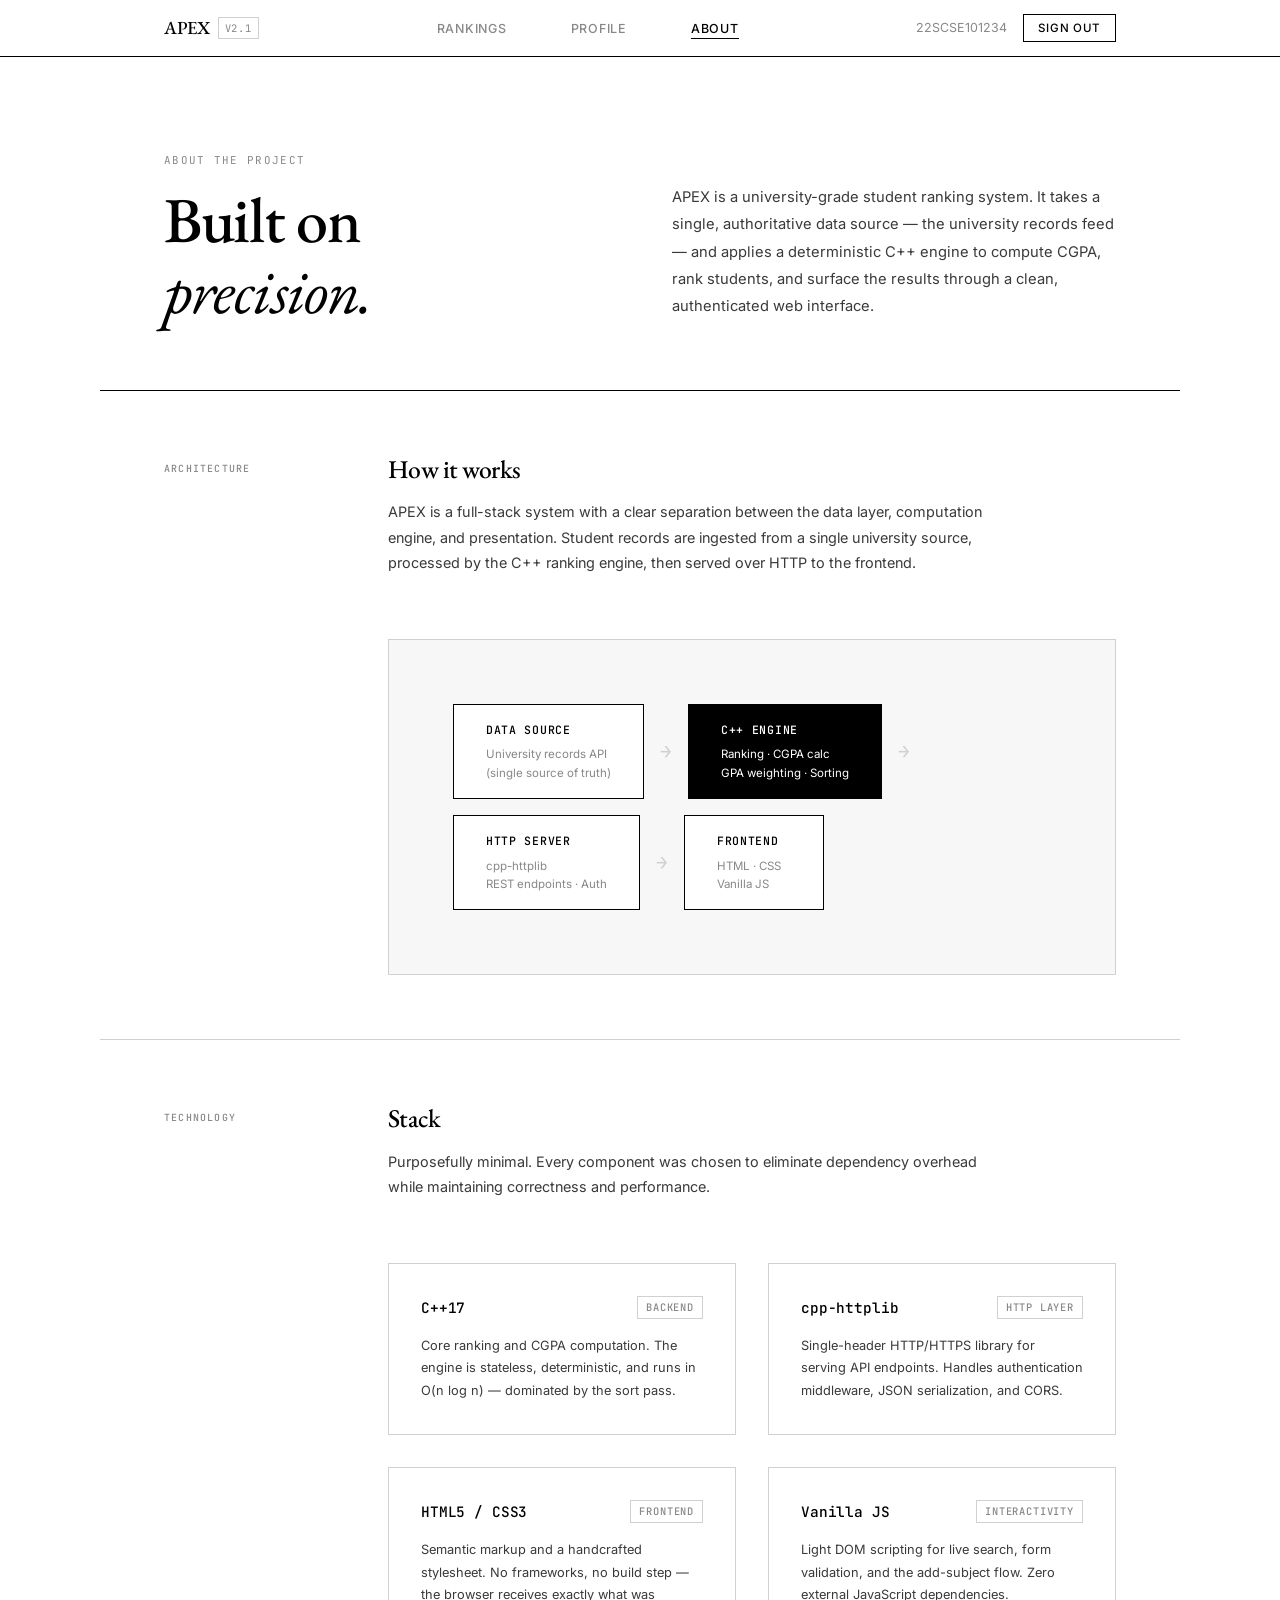
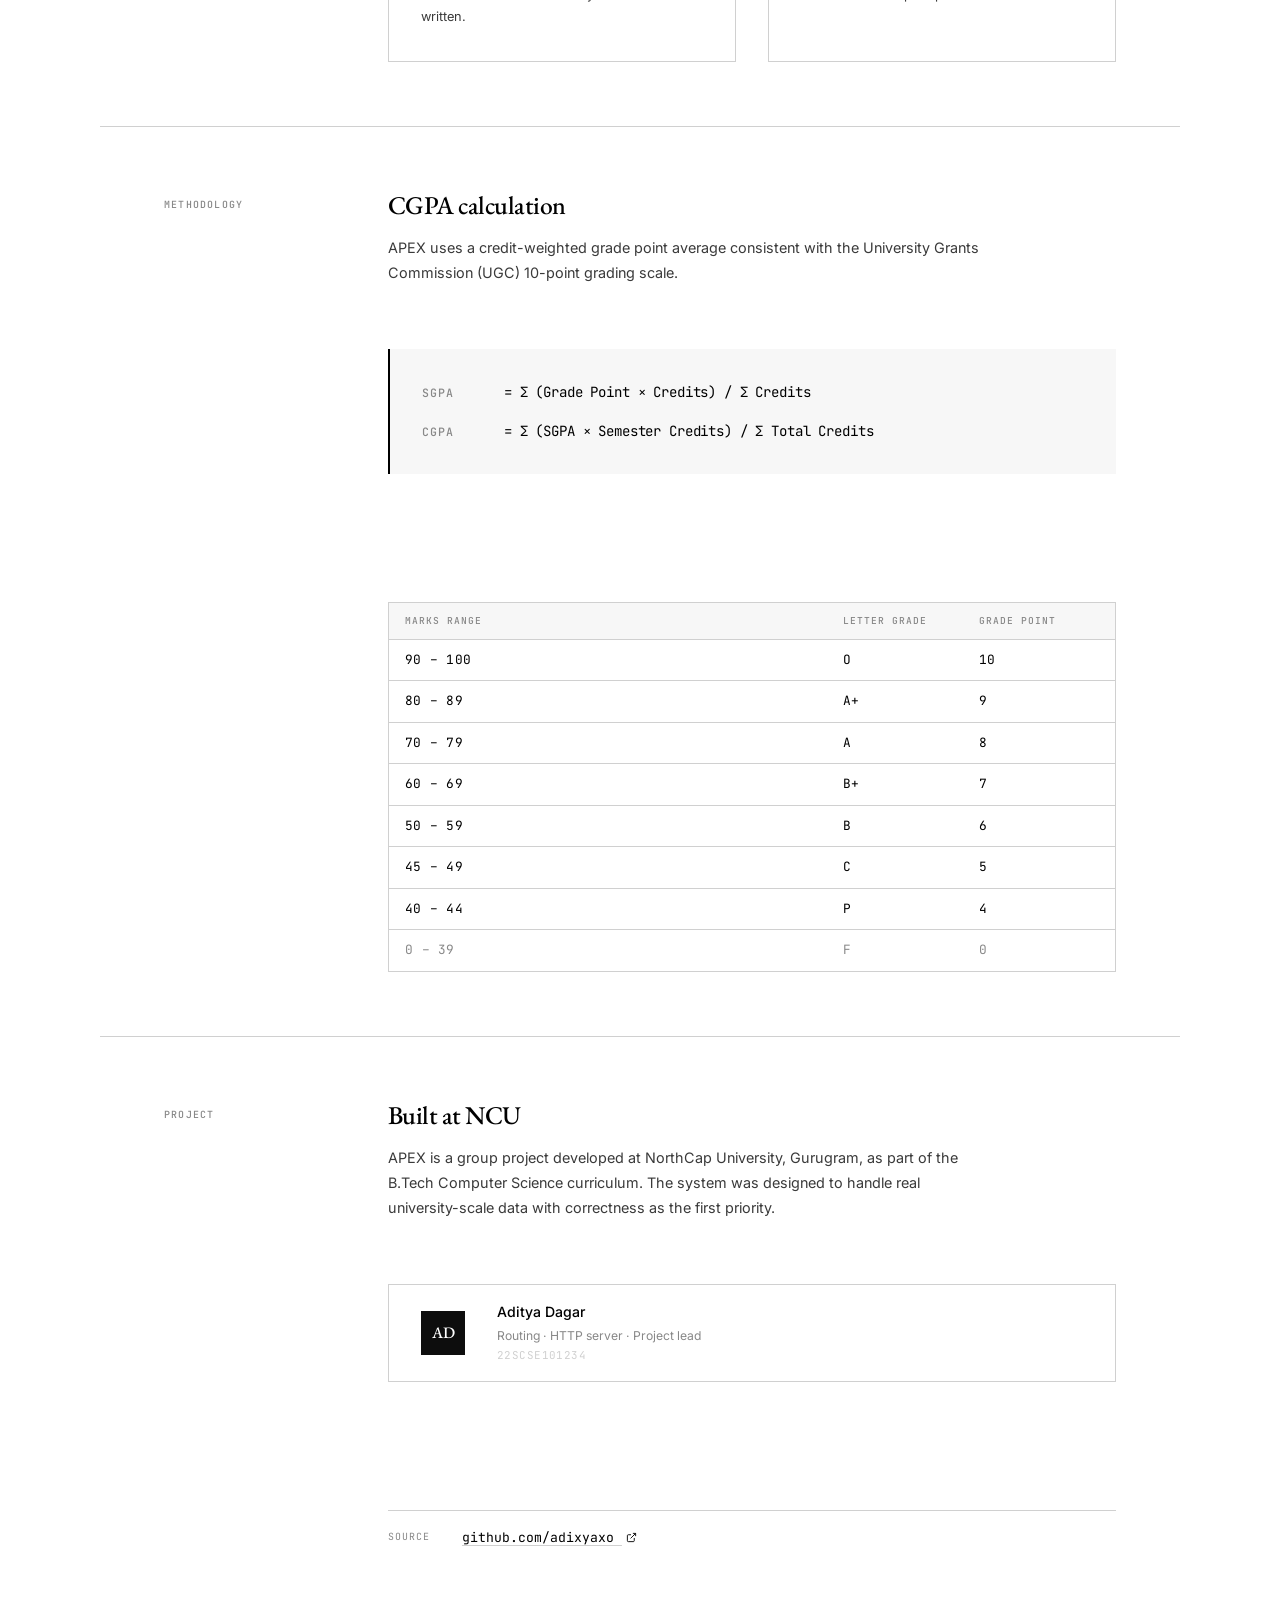
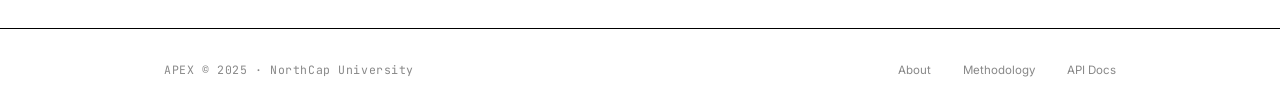
<file: Templates/HTML/about.html>
<!DOCTYPE html>
<html lang="en">
<head>
  <meta charset="UTF-8" />
  <meta name="viewport" content="width=device-width, initial-scale=1.0" />
  <title>APEX — About</title>
  <link rel="stylesheet" href="../css/style.css" />
  <link rel="stylesheet" href="../css/about.css" />
</head>
<body class="page-wrapper">

  <!-- Navigation -->
  <nav class="apex-nav">
    <div class="nav-inner">
      <a href="index.html" class="nav-logo">
        APEX <span>v2.1</span>
      </a>
      <ul class="nav-links">
        <li><a href="index.html">Rankings</a></li>
        <li><a href="profile.html">Profile</a></li>
        <li><a href="about.html" class="active">About</a></li>
      </ul>
      <div class="nav-user">
        <span class="nav-user-name">22SCSE101234</span>
        <button class="btn-logout" onclick="window.location='login.html'">Sign out</button>
      </div>
    </div>
  </nav>

  <main class="about-main">

    <!-- Hero -->
    <section class="about-hero container fade-up">
      <div class="about-hero-inner">
        <div class="about-hero-left">
          <span class="hero-eyebrow">About the project</span>
          <h1>Built on<br/><em>precision.</em></h1>
        </div>
        <div class="about-hero-right">
          <p class="about-lead">
            APEX is a university-grade student ranking system. It takes a single,
            authoritative data source — the university records feed — and applies a
            deterministic C++ engine to compute CGPA, rank students, and surface
            the results through a clean, authenticated web interface.
          </p>
        </div>
      </div>
    </section>

    <hr class="hairline container" />

    <!-- Architecture overview -->
    <section class="about-section container fade-up fade-up-delay-1">
      <div class="about-section-label">Architecture</div>
      <div class="about-section-body">
        <h2>How it works</h2>
        <p>
          APEX is a full-stack system with a clear separation between the data layer,
          computation engine, and presentation. Student records are ingested from a
          single university source, processed by the C++ ranking engine, then served
          over HTTP to the frontend.
        </p>
      </div>

      <div class="arch-diagram">
        <div class="arch-node arch-node-source">
          <span class="arch-node-label">Data Source</span>
          <span class="arch-node-sub">University records API<br/>(single source of truth)</span>
        </div>
        <div class="arch-arrow">→</div>
        <div class="arch-node arch-node-engine">
          <span class="arch-node-label">C++ Engine</span>
          <span class="arch-node-sub">Ranking · CGPA calc<br/>GPA weighting · Sorting</span>
        </div>
        <div class="arch-arrow">→</div>
        <div class="arch-node arch-node-server">
          <span class="arch-node-label">HTTP Server</span>
          <span class="arch-node-sub">cpp-httplib<br/>REST endpoints · Auth</span>
        </div>
        <div class="arch-arrow">→</div>
        <div class="arch-node arch-node-front">
          <span class="arch-node-label">Frontend</span>
          <span class="arch-node-sub">HTML · CSS<br/>Vanilla JS</span>
        </div>
      </div>
    </section>

    <hr class="hairline-light container" />

    <!-- Tech stack -->
    <section class="about-section container fade-up fade-up-delay-2">
      <div class="about-section-label">Technology</div>
      <div class="about-section-body">
        <h2>Stack</h2>
        <p>
          Purposefully minimal. Every component was chosen to eliminate dependency
          overhead while maintaining correctness and performance.
        </p>
      </div>

      <div class="stack-grid">

        <div class="stack-item">
          <div class="stack-item-head">
            <span class="stack-lang">C++17</span>
            <span class="tag">Backend</span>
          </div>
          <p>Core ranking and CGPA computation. The engine is stateless, deterministic, and runs in O(n log n) — dominated by the sort pass.</p>
        </div>

        <div class="stack-item">
          <div class="stack-item-head">
            <span class="stack-lang">cpp-httplib</span>
            <span class="tag">HTTP layer</span>
          </div>
          <p>Single-header HTTP/HTTPS library for serving API endpoints. Handles authentication middleware, JSON serialization, and CORS.</p>
        </div>

        <div class="stack-item">
          <div class="stack-item-head">
            <span class="stack-lang">HTML5 / CSS3</span>
            <span class="tag">Frontend</span>
          </div>
          <p>Semantic markup and a handcrafted stylesheet. No frameworks, no build step — the browser receives exactly what was written.</p>
        </div>

        <div class="stack-item">
          <div class="stack-item-head">
            <span class="stack-lang">Vanilla JS</span>
            <span class="tag">Interactivity</span>
          </div>
          <p>Light DOM scripting for live search, form validation, and the add-subject flow. Zero external JavaScript dependencies.</p>
        </div>

      </div>
    </section>

    <hr class="hairline-light container" />

    <!-- CGPA methodology -->
    <section class="about-section container fade-up fade-up-delay-3">
      <div class="about-section-label">Methodology</div>
      <div class="about-section-body">
        <h2>CGPA calculation</h2>
        <p>
          APEX uses a credit-weighted grade point average consistent with the
          University Grants Commission (UGC) 10-point grading scale.
        </p>
      </div>

      <div class="method-block">
        <div class="formula-row">
          <span class="formula-label">SGPA</span>
          <span class="formula-eq">= Σ (Grade Point × Credits) / Σ Credits</span>
        </div>
        <div class="formula-row">
          <span class="formula-label">CGPA</span>
          <span class="formula-eq">= Σ (SGPA × Semester Credits) / Σ Total Credits</span>
        </div>
      </div>

      <div class="grade-scale">
        <div class="grade-scale-header">
          <span>Marks range</span>
          <span>Letter grade</span>
          <span>Grade point</span>
        </div>
        <div class="grade-scale-row"><span>90 – 100</span><span>O</span><span>10</span></div>
        <div class="grade-scale-row"><span>80 – 89</span><span>A+</span><span>9</span></div>
        <div class="grade-scale-row"><span>70 – 79</span><span>A</span><span>8</span></div>
        <div class="grade-scale-row"><span>60 – 69</span><span>B+</span><span>7</span></div>
        <div class="grade-scale-row"><span>50 – 59</span><span>B</span><span>6</span></div>
        <div class="grade-scale-row"><span>45 – 49</span><span>C</span><span>5</span></div>
        <div class="grade-scale-row"><span>40 – 44</span><span>P</span><span>4</span></div>
        <div class="grade-scale-row grade-fail"><span>0 – 39</span><span>F</span><span>0</span></div>
      </div>
    </section>

    <hr class="hairline-light container" />

    <!-- Team / credits -->
    <section class="about-section container fade-up">
      <div class="about-section-label">Project</div>
      <div class="about-section-body">
        <h2>Built at NCU</h2>
        <p>
          APEX is a group project developed at NorthCap University, Gurugram, as part of
          the B.Tech Computer Science curriculum. The system was designed to handle
          real university-scale data with correctness as the first priority.
        </p>
      </div>

      <div class="team-grid">
        <div class="team-card">
          <span class="team-initials">AD</span>
          <div class="team-info">
            <span class="team-name">Aditya Dagar</span>
            <span class="team-role">Routing · HTTP server · Project lead</span>
            <span class="team-id">22SCSE101234</span>
          </div>
        </div>
        <!-- Additional team members can be added here -->
      </div>

      <div class="repo-block">
        <span class="repo-label">Source</span>
        <a href="https://github.com/adixyaxo" target="_blank" rel="noopener" class="repo-link">
          github.com/adixyaxo
          <svg width="11" height="11" viewBox="0 0 24 24" fill="none" stroke="currentColor" stroke-width="2" style="display:inline;vertical-align:middle;margin-left:4px;">
            <path d="M18 13v6a2 2 0 0 1-2 2H5a2 2 0 0 1-2-2V8a2 2 0 0 1 2-2h6"/>
            <polyline points="15 3 21 3 21 9"/><line x1="10" y1="14" x2="21" y2="3"/>
          </svg>
        </a>
      </div>
    </section>

  </main>

  <!-- Footer -->
  <footer class="apex-footer">
    <div class="footer-inner">
      <span class="footer-left">APEX © 2025 · NorthCap University</span>
      <div class="footer-right">
        <a href="about.html">About</a>
        <a href="#">Methodology</a>
        <a href="#">API Docs</a>
      </div>
    </div>
  </footer>

</body>
</html>
</file>
<file: Templates/css/style.css>
/* ============================================================
   APEX — Academic Performance Exchange
   Global Stylesheet
   ============================================================ */

@import url('https://fonts.googleapis.com/css2?family=EB+Garamond:ital,wght@0,400;0,500;0,600;1,400;1,500&family=Inter:wght@300;400;500&family=JetBrains+Mono:wght@400;500&display=swap');

/* ── Reset & Root ── */

*, *::before, *::after {
  box-sizing: border-box;
  margin: 0;
  padding: 0;
}

:root {
  --white:       #FFFFFF;
  --paper:       #F7F7F7;
  --black:       #000000;
  --near-black:  #0D0D0D;
  --grey-dark:   #3A3A3A;
  --grey-mid:    #888888;
  --grey-light:  #D0D0D0;
  --grey-faint:  #EFEFEF;

  --font-display: 'EB Garamond', Georgia, serif;
  --font-body:    'Inter', system-ui, sans-serif;
  --font-mono:    'JetBrains Mono', 'Courier New', monospace;

  --border: 1px solid var(--black);
  --border-light: 1px solid var(--grey-light);

  --space-xs:  4px;
  --space-sm:  8px;
  --space-md:  16px;
  --space-lg:  32px;
  --space-xl:  64px;
  --space-2xl: 96px;

  --max-width: 1080px;
  --transition: 180ms ease;
}

html {
  font-size: 16px;
  -webkit-font-smoothing: antialiased;
  -moz-osx-font-smoothing: grayscale;
  text-rendering: optimizeLegibility;
}

body {
  background-color: var(--white);
  color: var(--black);
  font-family: var(--font-body);
  font-weight: 400;
  line-height: 1.6;
  min-height: 100vh;
}

/* ── Scrollbar ── */

::-webkit-scrollbar { width: 4px; }
::-webkit-scrollbar-track { background: var(--white); }
::-webkit-scrollbar-thumb { background: var(--grey-light); }
::-webkit-scrollbar-thumb:hover { background: var(--grey-mid); }

/* ── Selection ── */

::selection {
  background: var(--black);
  color: var(--white);
}

/* ── Typography ── */

h1, h2, h3, h4 {
  font-family: var(--font-display);
  font-weight: 500;
  line-height: 1.1;
  letter-spacing: -0.02em;
}

h1 { font-size: clamp(2.4rem, 5vw, 4rem); }
h2 { font-size: clamp(1.8rem, 3vw, 2.6rem); }
h3 { font-size: clamp(1.2rem, 2vw, 1.6rem); }

p {
  font-size: 0.9rem;
  line-height: 1.75;
  color: var(--grey-dark);
}

a {
  color: inherit;
  text-decoration: none;
}

/* ── Layout ── */

.container {
  max-width: var(--max-width);
  margin: 0 auto;
  padding: 0 var(--space-xl);
}

.page-wrapper {
  display: flex;
  flex-direction: column;
  min-height: 100vh;
}

/* ── Nav ── */

nav.apex-nav {
  position: fixed;
  top: 0;
  left: 0;
  right: 0;
  z-index: 100;
  background: rgba(255, 255, 255, 0.92);
  backdrop-filter: blur(12px);
  -webkit-backdrop-filter: blur(12px);
  border-bottom: var(--border);
}

.nav-inner {
  max-width: var(--max-width);
  margin: 0 auto;
  padding: 0 var(--space-xl);
  height: 56px;
  display: flex;
  align-items: center;
  justify-content: space-between;
}

.nav-logo {
  font-family: var(--font-display);
  font-size: 1.15rem;
  font-weight: 500;
  letter-spacing: -0.02em;
  display: flex;
  align-items: center;
  gap: var(--space-sm);
}

.nav-logo span {
  font-family: var(--font-mono);
  font-size: 0.65rem;
  font-weight: 400;
  color: var(--grey-mid);
  letter-spacing: 0.08em;
  text-transform: uppercase;
  border: var(--border-light);
  padding: 2px 6px;
}

.nav-links {
  display: flex;
  align-items: center;
  gap: var(--space-xl);
  list-style: none;
}

.nav-links a {
  font-size: 0.78rem;
  font-weight: 500;
  letter-spacing: 0.06em;
  text-transform: uppercase;
  color: var(--grey-mid);
  transition: color var(--transition);
  position: relative;
}

.nav-links a::after {
  content: '';
  position: absolute;
  bottom: -3px;
  left: 0;
  right: 0;
  height: 1px;
  background: var(--black);
  transform: scaleX(0);
  transition: transform var(--transition);
  transform-origin: left;
}

.nav-links a:hover,
.nav-links a.active {
  color: var(--black);
}

.nav-links a:hover::after,
.nav-links a.active::after {
  transform: scaleX(1);
}

.nav-user {
  display: flex;
  align-items: center;
  gap: var(--space-md);
}

.nav-user-name {
  font-size: 0.78rem;
  color: var(--grey-mid);
}

.btn-logout {
  font-family: var(--font-body);
  font-size: 0.72rem;
  font-weight: 500;
  letter-spacing: 0.06em;
  text-transform: uppercase;
  border: var(--border);
  background: transparent;
  color: var(--black);
  padding: 6px 14px;
  cursor: pointer;
  transition: background var(--transition), color var(--transition);
}

.btn-logout:hover {
  background: var(--black);
  color: var(--white);
}

/* ── Buttons ── */

.btn-primary {
  display: inline-block;
  font-family: var(--font-body);
  font-size: 0.8rem;
  font-weight: 500;
  letter-spacing: 0.1em;
  text-transform: uppercase;
  background: var(--black);
  color: var(--white);
  border: var(--border);
  padding: 13px 36px;
  cursor: pointer;
  transition: background var(--transition), color var(--transition), transform var(--transition);
  position: relative;
  overflow: hidden;
}

.btn-primary:hover {
  background: var(--white);
  color: var(--black);
}

.btn-secondary {
  display: inline-block;
  font-family: var(--font-body);
  font-size: 0.8rem;
  font-weight: 500;
  letter-spacing: 0.1em;
  text-transform: uppercase;
  background: transparent;
  color: var(--black);
  border: var(--border);
  padding: 13px 36px;
  cursor: pointer;
  transition: background var(--transition), color var(--transition);
}

.btn-secondary:hover {
  background: var(--black);
  color: var(--white);
}

/* ── Inputs ── */

.form-group {
  display: flex;
  flex-direction: column;
  gap: var(--space-xs);
}

.form-label {
  font-size: 0.7rem;
  font-weight: 500;
  letter-spacing: 0.1em;
  text-transform: uppercase;
  color: var(--grey-mid);
}

.form-input {
  font-family: var(--font-body);
  font-size: 0.9rem;
  background: transparent;
  border: none;
  border-bottom: var(--border);
  padding: var(--space-sm) 0;
  color: var(--black);
  outline: none;
  transition: border-color var(--transition);
  width: 100%;
}

.form-input:focus {
  border-bottom-color: var(--black);
}

.form-input::placeholder {
  color: var(--grey-light);
}

/* ── Footer ── */

footer.apex-footer {
  border-top: var(--border);
  padding: var(--space-lg) 0;
  margin-top: auto;
}

.footer-inner {
  max-width: var(--max-width);
  margin: 0 auto;
  padding: 0 var(--space-xl);
  display: flex;
  align-items: center;
  justify-content: space-between;
}

.footer-left {
  font-size: 0.72rem;
  color: var(--grey-mid);
  font-family: var(--font-mono);
  letter-spacing: 0.05em;
}

.footer-right {
  font-size: 0.72rem;
  color: var(--grey-mid);
  display: flex;
  gap: var(--space-lg);
}

.footer-right a {
  transition: color var(--transition);
}

.footer-right a:hover {
  color: var(--black);
}

/* ── Divider ── */

.hairline {
  height: 1px;
  background: var(--black);
  border: none;
}

.hairline-light {
  height: 1px;
  background: var(--grey-light);
  border: none;
}

/* ── Tags / Badges ── */

.tag {
  display: inline-block;
  font-family: var(--font-mono);
  font-size: 0.65rem;
  font-weight: 500;
  letter-spacing: 0.08em;
  text-transform: uppercase;
  border: var(--border-light);
  padding: 2px 8px;
  color: var(--grey-mid);
}

.tag-solid {
  background: var(--black);
  color: var(--white);
  border-color: var(--black);
}

/* ── Fade-in animation ── */

@keyframes fadeUp {
  from {
    opacity: 0;
    transform: translateY(18px);
  }
  to {
    opacity: 1;
    transform: translateY(0);
  }
}

.fade-up {
  animation: fadeUp 0.5s ease forwards;
}

.fade-up-delay-1 { animation-delay: 0.08s; }
.fade-up-delay-2 { animation-delay: 0.16s; }
.fade-up-delay-3 { animation-delay: 0.24s; }
.fade-up-delay-4 { animation-delay: 0.32s; }
.fade-up-delay-5 { animation-delay: 0.40s; }

/* ── Reduced motion ── */

@media (prefers-reduced-motion: reduce) {
  *, *::before, *::after {
    animation-duration: 0.01ms !important;
    transition-duration: 0.01ms !important;
  }
}

/* ── Responsive ── */

@media (max-width: 768px) {
  .container,
  .nav-inner,
  .footer-inner {
    padding-left: var(--space-lg);
    padding-right: var(--space-lg);
  }

  .nav-links {
    gap: var(--space-lg);
  }
}
</file>
<file: Templates/css/about.css>
/* ============================================================
   APEX — About Page
   ============================================================ */

.about-main {
  padding-top: 56px;
}

/* ── Hero ── */

.about-hero {
  padding-top: var(--space-2xl);
  padding-bottom: var(--space-xl);
}

.about-hero-inner {
  display: grid;
  grid-template-columns: 1fr 1fr;
  gap: var(--space-xl);
  align-items: end;
}

.hero-eyebrow {
  display: block;
  font-family: var(--font-mono);
  font-size: 0.68rem;
  letter-spacing: 0.12em;
  text-transform: uppercase;
  color: var(--grey-mid);
  margin-bottom: var(--space-md);
}

.about-hero-inner h1 em {
  font-style: italic;
  font-weight: 400;
}

.about-lead {
  font-size: 0.92rem;
  line-height: 1.85;
  color: var(--grey-dark);
  padding-bottom: 6px;
}

/* ── Sections ── */

.about-section {
  padding-top: var(--space-xl);
  padding-bottom: var(--space-xl);
  display: grid;
  grid-template-columns: 160px 1fr;
  gap: var(--space-xl);
  row-gap: var(--space-xl);
}

.about-section-label {
  font-family: var(--font-mono);
  font-size: 0.62rem;
  font-weight: 500;
  letter-spacing: 0.12em;
  text-transform: uppercase;
  color: var(--grey-mid);
  padding-top: 6px;
}

.about-section-body h2 {
  font-size: 1.6rem;
  margin-bottom: var(--space-md);
}

.about-section-body p {
  max-width: 600px;
}

/* Architecture diagram — spans full width */
.arch-diagram,
.stack-grid,
.method-block,
.grade-scale,
.team-grid,
.repo-block {
  grid-column: 2 / -1;
}

/* ── Architecture diagram ── */

.arch-diagram {
  display: flex;
  align-items: center;
  gap: var(--space-md);
  flex-wrap: wrap;
  padding: var(--space-xl);
  border: var(--border-light);
  background: var(--paper);
  overflow-x: auto;
}

.arch-node {
  display: flex;
  flex-direction: column;
  gap: 6px;
  padding: var(--space-md) var(--space-lg);
  border: var(--border);
  background: var(--white);
  min-width: 140px;
}

.arch-node-engine {
  background: var(--black);
  border-color: var(--black);
}

.arch-node-engine .arch-node-label,
.arch-node-engine .arch-node-sub {
  color: var(--white);
}

.arch-node-label {
  font-family: var(--font-mono);
  font-size: 0.72rem;
  font-weight: 500;
  letter-spacing: 0.06em;
  text-transform: uppercase;
}

.arch-node-sub {
  font-size: 0.72rem;
  line-height: 1.6;
  color: var(--grey-mid);
}

.arch-arrow {
  font-family: var(--font-mono);
  font-size: 1.2rem;
  color: var(--grey-light);
  flex-shrink: 0;
}

/* ── Stack grid ── */

.stack-grid {
  display: grid;
  grid-template-columns: 1fr 1fr;
  gap: var(--space-lg);
}

.stack-item {
  padding: var(--space-lg);
  border: var(--border-light);
  display: flex;
  flex-direction: column;
  gap: var(--space-md);
  transition: border-color var(--transition);
}

.stack-item:hover {
  border-color: var(--black);
}

.stack-item-head {
  display: flex;
  align-items: center;
  justify-content: space-between;
}

.stack-lang {
  font-family: var(--font-mono);
  font-size: 0.9rem;
  font-weight: 500;
  letter-spacing: -0.01em;
}

.stack-item p {
  font-size: 0.8rem;
  line-height: 1.75;
}

/* ── Formula block ── */

.method-block {
  padding: var(--space-lg);
  border-left: 2px solid var(--black);
  background: var(--paper);
  display: flex;
  flex-direction: column;
  gap: var(--space-md);
  margin-bottom: var(--space-xl);
}

.formula-row {
  display: flex;
  align-items: baseline;
  gap: var(--space-lg);
}

.formula-label {
  font-family: var(--font-mono);
  font-size: 0.72rem;
  font-weight: 500;
  letter-spacing: 0.08em;
  text-transform: uppercase;
  color: var(--grey-mid);
  min-width: 50px;
}

.formula-eq {
  font-family: var(--font-mono);
  font-size: 0.88rem;
  letter-spacing: -0.01em;
}

/* ── Grade scale ── */

.grade-scale {
  border: var(--border-light);
  overflow: hidden;
}

.grade-scale-header,
.grade-scale-row {
  display: grid;
  grid-template-columns: 1fr 120px 120px;
  gap: var(--space-md);
  padding: 10px var(--space-md);
  border-bottom: var(--border-light);
}

.grade-scale-header {
  background: var(--paper);
}

.grade-scale-header span {
  font-family: var(--font-mono);
  font-size: 0.6rem;
  font-weight: 500;
  letter-spacing: 0.1em;
  text-transform: uppercase;
  color: var(--grey-mid);
}

.grade-scale-row span {
  font-family: var(--font-mono);
  font-size: 0.8rem;
  letter-spacing: 0.02em;
}

.grade-scale-row:last-child {
  border-bottom: none;
}

.grade-scale-row.grade-fail span {
  color: var(--grey-mid);
}

/* ── Team ── */

.team-grid {
  display: flex;
  flex-direction: column;
  gap: var(--space-md);
  margin-bottom: var(--space-xl);
}

.team-card {
  display: flex;
  align-items: center;
  gap: var(--space-lg);
  padding: var(--space-md) var(--space-lg);
  border: var(--border-light);
  transition: border-color var(--transition);
}

.team-card:hover {
  border-color: var(--black);
}

.team-initials {
  width: 44px;
  height: 44px;
  background: var(--near-black);
  color: var(--white);
  display: flex;
  align-items: center;
  justify-content: center;
  font-family: var(--font-display);
  font-size: 1rem;
  font-weight: 500;
  flex-shrink: 0;
}

.team-info {
  display: flex;
  flex-direction: column;
  gap: 2px;
}

.team-name {
  font-size: 0.88rem;
  font-weight: 500;
}

.team-role {
  font-size: 0.76rem;
  color: var(--grey-mid);
}

.team-id {
  font-family: var(--font-mono);
  font-size: 0.68rem;
  color: var(--grey-light);
  letter-spacing: 0.04em;
}

/* ── Repo block ── */

.repo-block {
  display: flex;
  align-items: center;
  gap: var(--space-lg);
  padding: var(--space-md) 0;
  border-top: var(--border-light);
}

.repo-label {
  font-family: var(--font-mono);
  font-size: 0.62rem;
  letter-spacing: 0.1em;
  text-transform: uppercase;
  color: var(--grey-mid);
}

.repo-link {
  font-family: var(--font-mono);
  font-size: 0.82rem;
  color: var(--black);
  text-decoration: underline;
  text-underline-offset: 3px;
  text-decoration-color: var(--grey-light);
  transition: text-decoration-color var(--transition);
}

.repo-link:hover {
  text-decoration-color: var(--black);
}

/* ── Responsive ── */

@media (max-width: 900px) {
  .about-hero-inner {
    grid-template-columns: 1fr;
    gap: var(--space-lg);
  }

  .about-section {
    grid-template-columns: 1fr;
    gap: var(--space-md);
  }

  .arch-diagram,
  .stack-grid,
  .method-block,
  .grade-scale,
  .team-grid,
  .repo-block {
    grid-column: 1;
  }

  .arch-diagram {
    flex-direction: column;
    align-items: flex-start;
  }

  .arch-arrow {
    transform: rotate(90deg);
  }

  .stack-grid {
    grid-template-columns: 1fr;
  }
}
</file>
